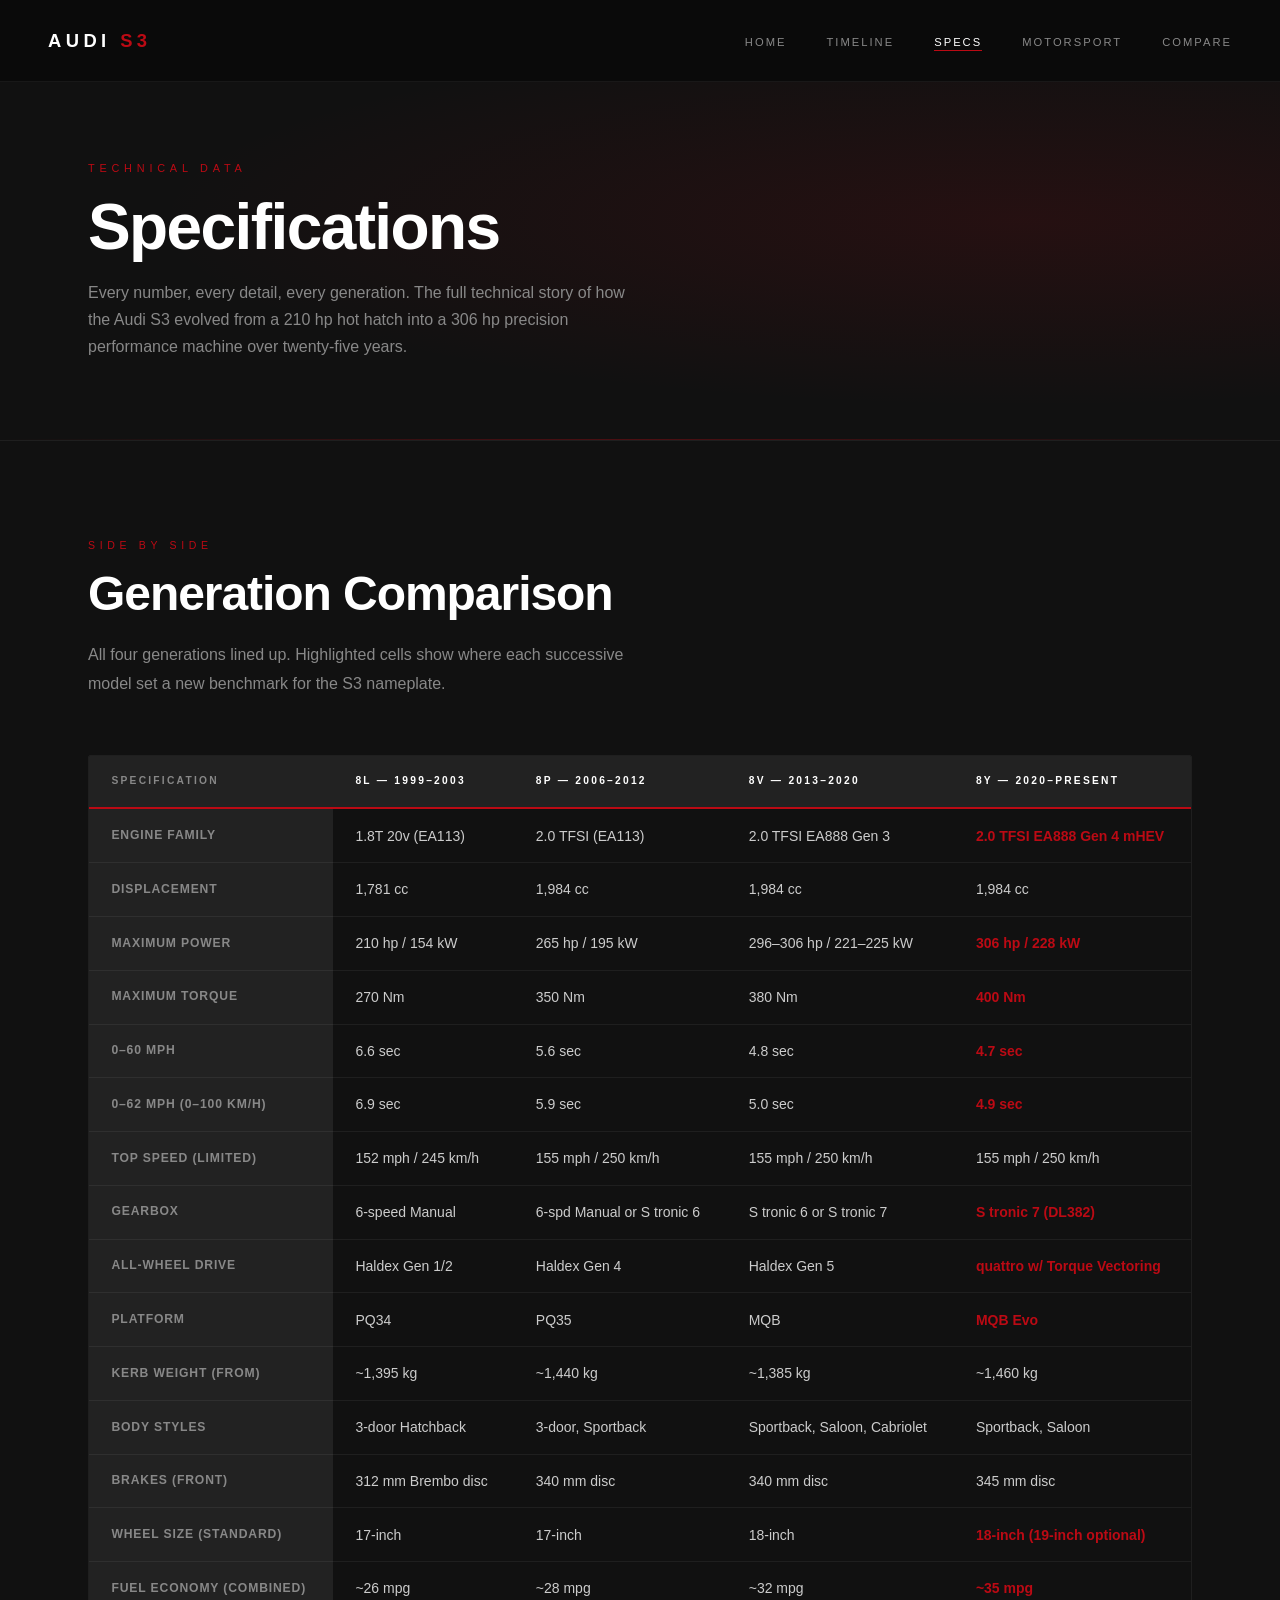
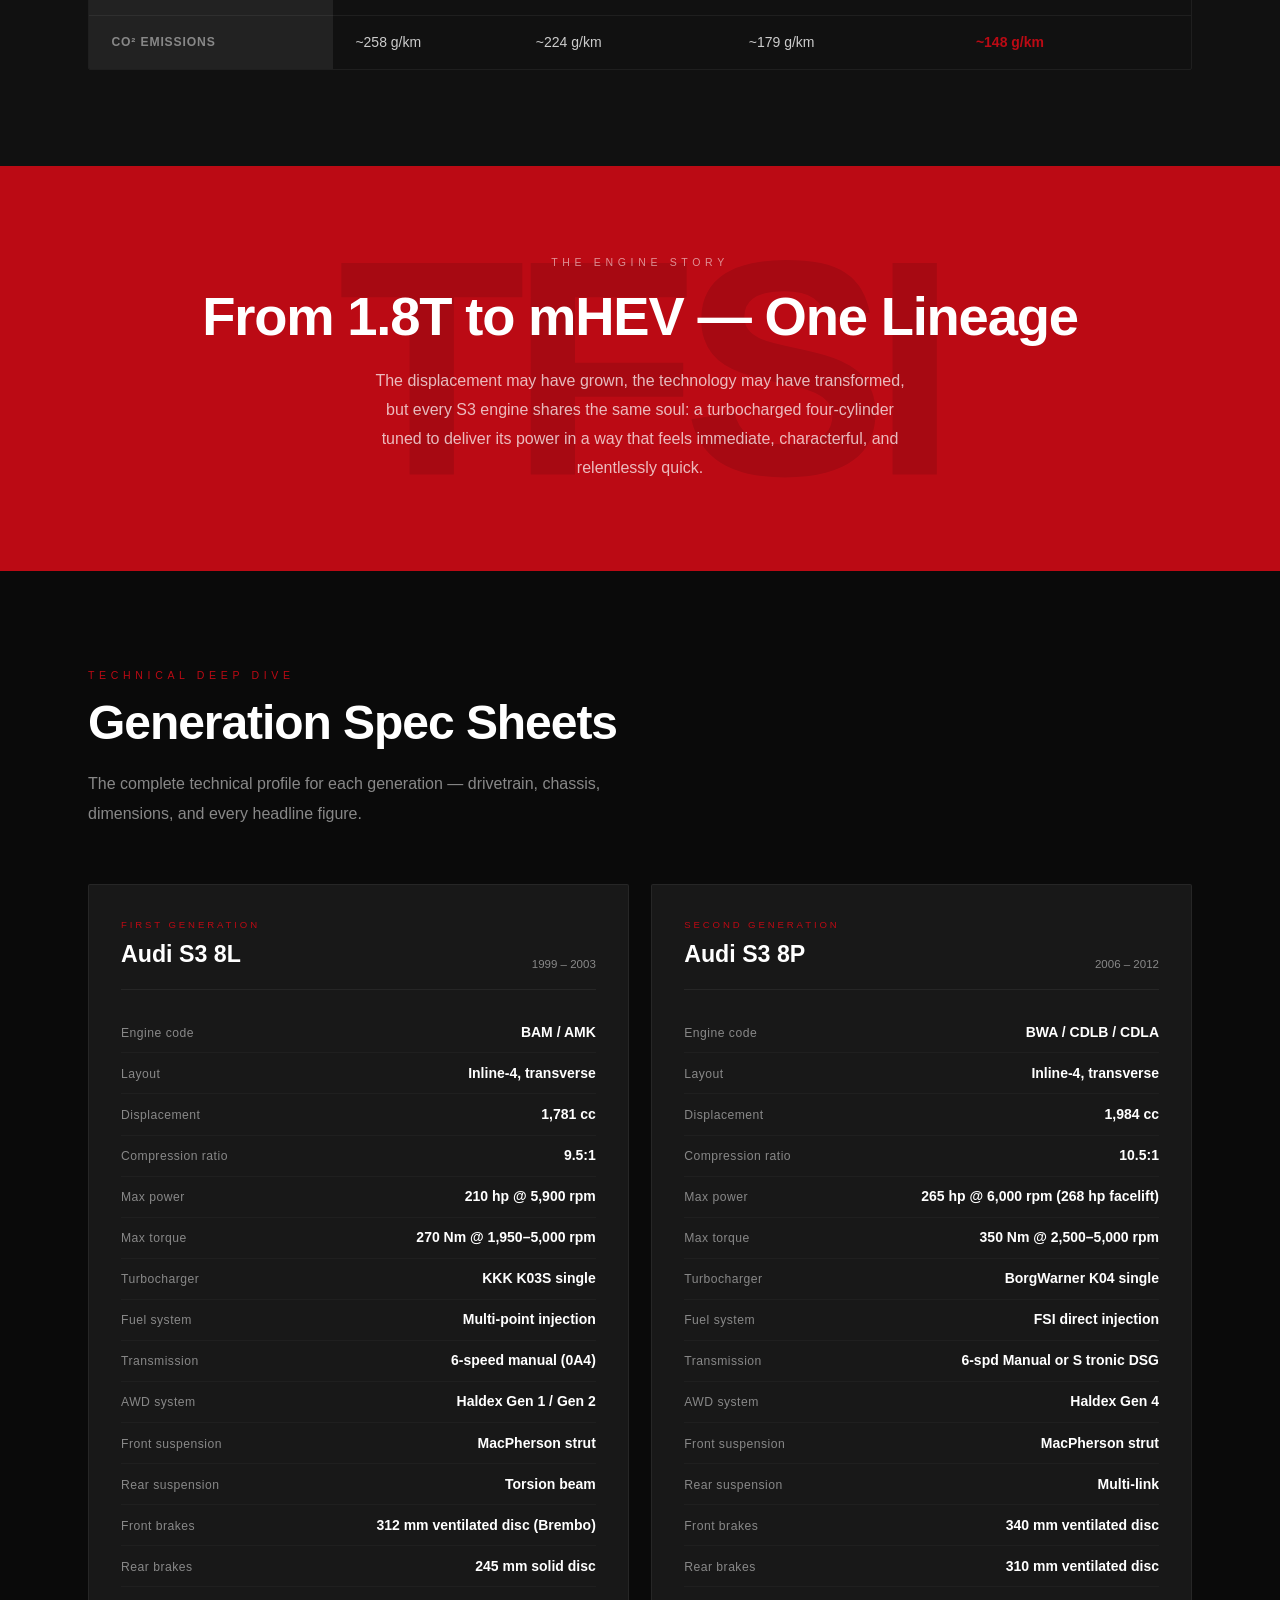
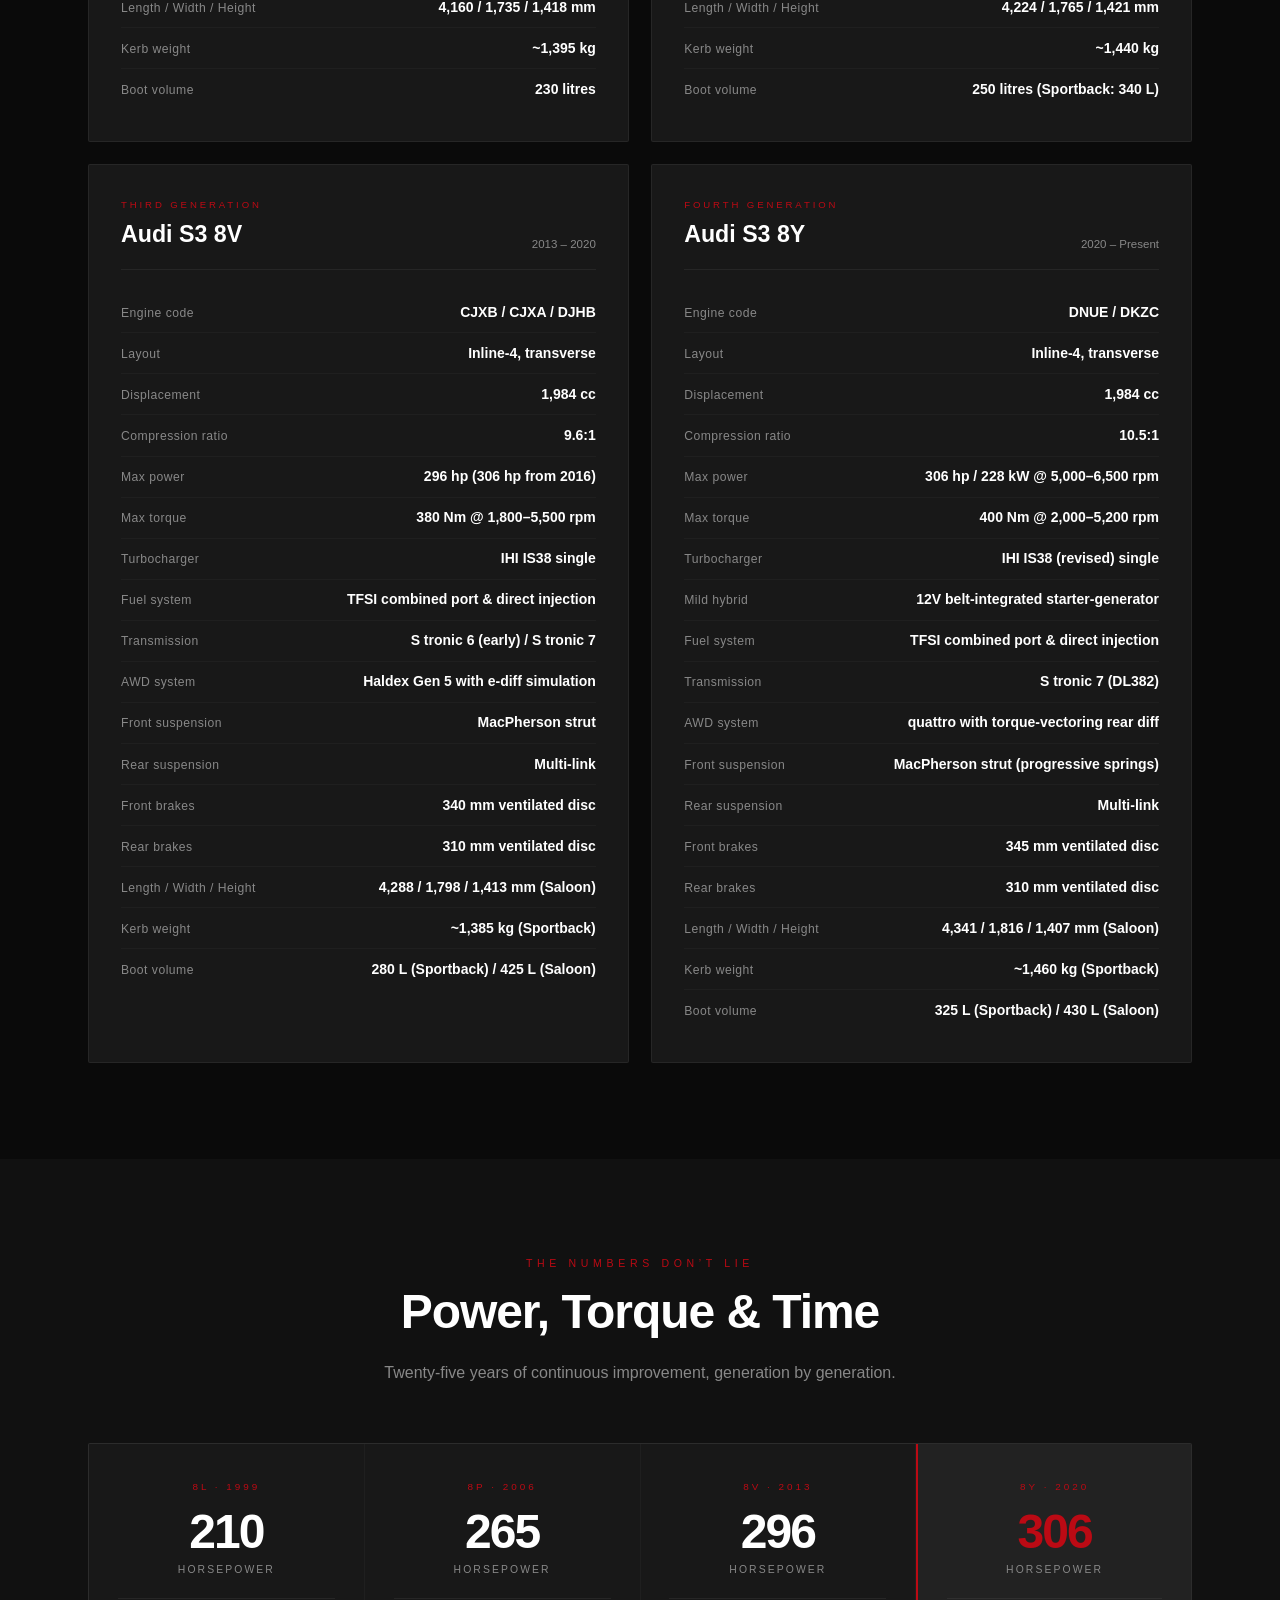
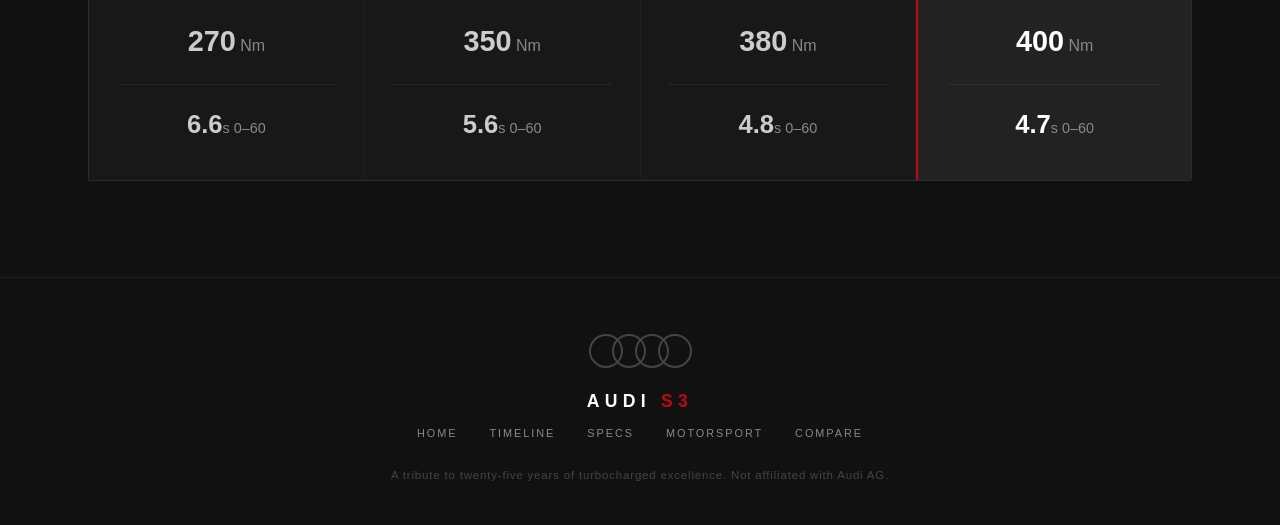
<file: specs.html>
<!DOCTYPE html>
<html lang="en">
<head>
  <meta charset="UTF-8" />
  <meta name="viewport" content="width=device-width, initial-scale=1.0" />
  <title>Specifications — Audi S3 History</title>
  <meta name="description" content="Complete Audi S3 specifications across all four generations — 8L, 8P, 8V, and 8Y — compared side by side with full technical deep-dives." />
  <link rel="stylesheet" href="style.css" />
</head>
<body>

  <div class="scroll-bar"></div>

  <nav class="nav" id="nav">
    <a href="index.html" class="nav-logo">Audi <span>S3</span></a>
    <ul class="nav-links">
      <li><a href="index.html">Home</a></li>
      <li><a href="timeline.html">Timeline</a></li>
      <li><a href="specs.html">Specs</a></li>
      <li><a href="motorsport.html">Motorsport</a></li>
      <li><a href="compare.html">Compare</a></li>
    </ul>
    <button class="nav-burger" id="burger" aria-label="Open navigation menu">
      <span></span><span></span><span></span>
    </button>
  </nav>

  <div class="mobile-nav" id="mobileNav" role="dialog" aria-label="Navigation menu">
    <a href="index.html">Home</a>
    <a href="timeline.html">Timeline</a>
    <a href="specs.html">Specs</a>
    <a href="motorsport.html">Motorsport</a>
    <a href="compare.html">Compare</a>
  </div>

  <main>

    <!-- ══════════════════════════════════════════
         PAGE HERO
    ══════════════════════════════════════════ -->
    <header class="page-hero">
      <div class="page-hero-bg"></div>
      <div class="page-hero-content">
        <p class="page-hero-eyebrow">Technical Data</p>
        <h1 class="page-hero-title">Specifications</h1>
        <p class="page-hero-sub">
          Every number, every detail, every generation. The full technical story of
          how the Audi S3 evolved from a 210 hp hot hatch into a 306 hp precision
          performance machine over twenty-five years.
        </p>
      </div>
    </header>


    <!-- ══════════════════════════════════════════
         COMPARISON TABLE
    ══════════════════════════════════════════ -->
    <section class="section section--dark">
      <div class="container">
        <div class="section-header">
          <p class="section-label">Side by Side</p>
          <h2 class="section-title">Generation Comparison</h2>
          <p class="section-desc">
            All four generations lined up. Highlighted cells show where each successive
            model set a new benchmark for the S3 nameplate.
          </p>
        </div>

        <div class="table-wrap">
          <table class="spec-table">
            <thead>
              <tr>
                <th>Specification</th>
                <th>8L &mdash; 1999&ndash;2003</th>
                <th>8P &mdash; 2006&ndash;2012</th>
                <th>8V &mdash; 2013&ndash;2020</th>
                <th>8Y &mdash; 2020&ndash;Present</th>
              </tr>
            </thead>
            <tbody>
              <tr>
                <td>Engine Family</td>
                <td>1.8T 20v (EA113)</td>
                <td>2.0 TFSI (EA113)</td>
                <td>2.0 TFSI EA888 Gen 3</td>
                <td class="cell-hi">2.0 TFSI EA888 Gen 4 mHEV</td>
              </tr>
              <tr>
                <td>Displacement</td>
                <td>1,781 cc</td>
                <td>1,984 cc</td>
                <td>1,984 cc</td>
                <td>1,984 cc</td>
              </tr>
              <tr>
                <td>Maximum Power</td>
                <td>210 hp / 154 kW</td>
                <td>265 hp / 195 kW</td>
                <td>296&ndash;306 hp / 221&ndash;225 kW</td>
                <td class="cell-hi">306 hp / 228 kW</td>
              </tr>
              <tr>
                <td>Maximum Torque</td>
                <td>270 Nm</td>
                <td>350 Nm</td>
                <td>380 Nm</td>
                <td class="cell-hi">400 Nm</td>
              </tr>
              <tr>
                <td>0&ndash;60 mph</td>
                <td>6.6 sec</td>
                <td>5.6 sec</td>
                <td>4.8 sec</td>
                <td class="cell-hi">4.7 sec</td>
              </tr>
              <tr>
                <td>0&ndash;62 mph (0&ndash;100 km/h)</td>
                <td>6.9 sec</td>
                <td>5.9 sec</td>
                <td>5.0 sec</td>
                <td class="cell-hi">4.9 sec</td>
              </tr>
              <tr>
                <td>Top Speed (limited)</td>
                <td>152 mph / 245 km/h</td>
                <td>155 mph / 250 km/h</td>
                <td>155 mph / 250 km/h</td>
                <td>155 mph / 250 km/h</td>
              </tr>
              <tr>
                <td>Gearbox</td>
                <td>6-speed Manual</td>
                <td>6-spd Manual or S tronic 6</td>
                <td>S tronic 6 or S tronic 7</td>
                <td class="cell-hi">S tronic 7 (DL382)</td>
              </tr>
              <tr>
                <td>All-Wheel Drive</td>
                <td>Haldex Gen 1/2</td>
                <td>Haldex Gen 4</td>
                <td>Haldex Gen 5</td>
                <td class="cell-hi">quattro w/ Torque Vectoring</td>
              </tr>
              <tr>
                <td>Platform</td>
                <td>PQ34</td>
                <td>PQ35</td>
                <td>MQB</td>
                <td class="cell-hi">MQB Evo</td>
              </tr>
              <tr>
                <td>Kerb Weight (from)</td>
                <td>~1,395 kg</td>
                <td>~1,440 kg</td>
                <td>~1,385 kg</td>
                <td>~1,460 kg</td>
              </tr>
              <tr>
                <td>Body Styles</td>
                <td>3-door Hatchback</td>
                <td>3-door, Sportback</td>
                <td>Sportback, Saloon, Cabriolet</td>
                <td>Sportback, Saloon</td>
              </tr>
              <tr>
                <td>Brakes (front)</td>
                <td>312 mm Brembo disc</td>
                <td>340 mm disc</td>
                <td>340 mm disc</td>
                <td>345 mm disc</td>
              </tr>
              <tr>
                <td>Wheel Size (standard)</td>
                <td>17-inch</td>
                <td>17-inch</td>
                <td>18-inch</td>
                <td class="cell-hi">18-inch (19-inch optional)</td>
              </tr>
              <tr>
                <td>Fuel Economy (combined)</td>
                <td>~26 mpg</td>
                <td>~28 mpg</td>
                <td>~32 mpg</td>
                <td class="cell-hi">~35 mpg</td>
              </tr>
              <tr>
                <td>CO&sup2; Emissions</td>
                <td>~258 g/km</td>
                <td>~224 g/km</td>
                <td>~179 g/km</td>
                <td class="cell-hi">~148 g/km</td>
              </tr>
            </tbody>
          </table>
        </div>
      </div>
    </section>


    <!-- ══════════════════════════════════════════
         RED BANNER
    ══════════════════════════════════════════ -->
    <div class="banner-red" data-word="TFSI">
      <div class="container banner-inner">
        <p class="banner-eyebrow">The Engine Story</p>
        <h2 class="banner-title">From 1.8T to mHEV &mdash; One Lineage</h2>
        <p class="banner-text">
          The displacement may have grown, the technology may have transformed, but every
          S3 engine shares the same soul: a turbocharged four-cylinder tuned to deliver
          its power in a way that feels immediate, characterful, and relentlessly quick.
        </p>
      </div>
    </div>


    <!-- ══════════════════════════════════════════
         DEEP-DIVE CARDS
    ══════════════════════════════════════════ -->
    <section class="section">
      <div class="container">
        <div class="section-header">
          <p class="section-label">Technical Deep Dive</p>
          <h2 class="section-title">Generation Spec Sheets</h2>
          <p class="section-desc">
            The complete technical profile for each generation &mdash; drivetrain,
            chassis, dimensions, and every headline figure.
          </p>
        </div>

        <div class="spec-deep-grid">

          <!-- 8L Deep Dive -->
          <div class="spec-deep-card">
            <div class="spec-deep-head">
              <div>
                <p class="spec-deep-gen">First Generation</p>
                <p class="spec-deep-name">Audi S3 8L</p>
              </div>
              <p class="spec-deep-years">1999 &ndash; 2003</p>
            </div>
            <div class="spec-rows">
              <div class="spec-row">
                <span class="spec-row-key">Engine code</span>
                <span class="spec-row-val">BAM / AMK</span>
              </div>
              <div class="spec-row">
                <span class="spec-row-key">Layout</span>
                <span class="spec-row-val">Inline-4, transverse</span>
              </div>
              <div class="spec-row">
                <span class="spec-row-key">Displacement</span>
                <span class="spec-row-val">1,781 cc</span>
              </div>
              <div class="spec-row">
                <span class="spec-row-key">Compression ratio</span>
                <span class="spec-row-val">9.5:1</span>
              </div>
              <div class="spec-row">
                <span class="spec-row-key">Max power</span>
                <span class="spec-row-val">210 hp @ 5,900 rpm</span>
              </div>
              <div class="spec-row">
                <span class="spec-row-key">Max torque</span>
                <span class="spec-row-val">270 Nm @ 1,950&ndash;5,000 rpm</span>
              </div>
              <div class="spec-row">
                <span class="spec-row-key">Turbocharger</span>
                <span class="spec-row-val">KKK K03S single</span>
              </div>
              <div class="spec-row">
                <span class="spec-row-key">Fuel system</span>
                <span class="spec-row-val">Multi-point injection</span>
              </div>
              <div class="spec-row">
                <span class="spec-row-key">Transmission</span>
                <span class="spec-row-val">6-speed manual (0A4)</span>
              </div>
              <div class="spec-row">
                <span class="spec-row-key">AWD system</span>
                <span class="spec-row-val">Haldex Gen 1 / Gen 2</span>
              </div>
              <div class="spec-row">
                <span class="spec-row-key">Front suspension</span>
                <span class="spec-row-val">MacPherson strut</span>
              </div>
              <div class="spec-row">
                <span class="spec-row-key">Rear suspension</span>
                <span class="spec-row-val">Torsion beam</span>
              </div>
              <div class="spec-row">
                <span class="spec-row-key">Front brakes</span>
                <span class="spec-row-val">312 mm ventilated disc (Brembo)</span>
              </div>
              <div class="spec-row">
                <span class="spec-row-key">Rear brakes</span>
                <span class="spec-row-val">245 mm solid disc</span>
              </div>
              <div class="spec-row">
                <span class="spec-row-key">Length / Width / Height</span>
                <span class="spec-row-val">4,160 / 1,735 / 1,418 mm</span>
              </div>
              <div class="spec-row">
                <span class="spec-row-key">Kerb weight</span>
                <span class="spec-row-val">~1,395 kg</span>
              </div>
              <div class="spec-row">
                <span class="spec-row-key">Boot volume</span>
                <span class="spec-row-val">230 litres</span>
              </div>
            </div>
          </div>

          <!-- 8P Deep Dive -->
          <div class="spec-deep-card">
            <div class="spec-deep-head">
              <div>
                <p class="spec-deep-gen">Second Generation</p>
                <p class="spec-deep-name">Audi S3 8P</p>
              </div>
              <p class="spec-deep-years">2006 &ndash; 2012</p>
            </div>
            <div class="spec-rows">
              <div class="spec-row">
                <span class="spec-row-key">Engine code</span>
                <span class="spec-row-val">BWA / CDLB / CDLA</span>
              </div>
              <div class="spec-row">
                <span class="spec-row-key">Layout</span>
                <span class="spec-row-val">Inline-4, transverse</span>
              </div>
              <div class="spec-row">
                <span class="spec-row-key">Displacement</span>
                <span class="spec-row-val">1,984 cc</span>
              </div>
              <div class="spec-row">
                <span class="spec-row-key">Compression ratio</span>
                <span class="spec-row-val">10.5:1</span>
              </div>
              <div class="spec-row">
                <span class="spec-row-key">Max power</span>
                <span class="spec-row-val">265 hp @ 6,000 rpm (268 hp facelift)</span>
              </div>
              <div class="spec-row">
                <span class="spec-row-key">Max torque</span>
                <span class="spec-row-val">350 Nm @ 2,500&ndash;5,000 rpm</span>
              </div>
              <div class="spec-row">
                <span class="spec-row-key">Turbocharger</span>
                <span class="spec-row-val">BorgWarner K04 single</span>
              </div>
              <div class="spec-row">
                <span class="spec-row-key">Fuel system</span>
                <span class="spec-row-val">FSI direct injection</span>
              </div>
              <div class="spec-row">
                <span class="spec-row-key">Transmission</span>
                <span class="spec-row-val">6-spd Manual or S tronic DSG</span>
              </div>
              <div class="spec-row">
                <span class="spec-row-key">AWD system</span>
                <span class="spec-row-val">Haldex Gen 4</span>
              </div>
              <div class="spec-row">
                <span class="spec-row-key">Front suspension</span>
                <span class="spec-row-val">MacPherson strut</span>
              </div>
              <div class="spec-row">
                <span class="spec-row-key">Rear suspension</span>
                <span class="spec-row-val">Multi-link</span>
              </div>
              <div class="spec-row">
                <span class="spec-row-key">Front brakes</span>
                <span class="spec-row-val">340 mm ventilated disc</span>
              </div>
              <div class="spec-row">
                <span class="spec-row-key">Rear brakes</span>
                <span class="spec-row-val">310 mm ventilated disc</span>
              </div>
              <div class="spec-row">
                <span class="spec-row-key">Length / Width / Height</span>
                <span class="spec-row-val">4,224 / 1,765 / 1,421 mm</span>
              </div>
              <div class="spec-row">
                <span class="spec-row-key">Kerb weight</span>
                <span class="spec-row-val">~1,440 kg</span>
              </div>
              <div class="spec-row">
                <span class="spec-row-key">Boot volume</span>
                <span class="spec-row-val">250 litres (Sportback: 340 L)</span>
              </div>
            </div>
          </div>

          <!-- 8V Deep Dive -->
          <div class="spec-deep-card">
            <div class="spec-deep-head">
              <div>
                <p class="spec-deep-gen">Third Generation</p>
                <p class="spec-deep-name">Audi S3 8V</p>
              </div>
              <p class="spec-deep-years">2013 &ndash; 2020</p>
            </div>
            <div class="spec-rows">
              <div class="spec-row">
                <span class="spec-row-key">Engine code</span>
                <span class="spec-row-val">CJXB / CJXA / DJHB</span>
              </div>
              <div class="spec-row">
                <span class="spec-row-key">Layout</span>
                <span class="spec-row-val">Inline-4, transverse</span>
              </div>
              <div class="spec-row">
                <span class="spec-row-key">Displacement</span>
                <span class="spec-row-val">1,984 cc</span>
              </div>
              <div class="spec-row">
                <span class="spec-row-key">Compression ratio</span>
                <span class="spec-row-val">9.6:1</span>
              </div>
              <div class="spec-row">
                <span class="spec-row-key">Max power</span>
                <span class="spec-row-val">296 hp (306 hp from 2016)</span>
              </div>
              <div class="spec-row">
                <span class="spec-row-key">Max torque</span>
                <span class="spec-row-val">380 Nm @ 1,800&ndash;5,500 rpm</span>
              </div>
              <div class="spec-row">
                <span class="spec-row-key">Turbocharger</span>
                <span class="spec-row-val">IHI IS38 single</span>
              </div>
              <div class="spec-row">
                <span class="spec-row-key">Fuel system</span>
                <span class="spec-row-val">TFSI combined port &amp; direct injection</span>
              </div>
              <div class="spec-row">
                <span class="spec-row-key">Transmission</span>
                <span class="spec-row-val">S tronic 6 (early) / S tronic 7</span>
              </div>
              <div class="spec-row">
                <span class="spec-row-key">AWD system</span>
                <span class="spec-row-val">Haldex Gen 5 with e-diff simulation</span>
              </div>
              <div class="spec-row">
                <span class="spec-row-key">Front suspension</span>
                <span class="spec-row-val">MacPherson strut</span>
              </div>
              <div class="spec-row">
                <span class="spec-row-key">Rear suspension</span>
                <span class="spec-row-val">Multi-link</span>
              </div>
              <div class="spec-row">
                <span class="spec-row-key">Front brakes</span>
                <span class="spec-row-val">340 mm ventilated disc</span>
              </div>
              <div class="spec-row">
                <span class="spec-row-key">Rear brakes</span>
                <span class="spec-row-val">310 mm ventilated disc</span>
              </div>
              <div class="spec-row">
                <span class="spec-row-key">Length / Width / Height</span>
                <span class="spec-row-val">4,288 / 1,798 / 1,413 mm (Saloon)</span>
              </div>
              <div class="spec-row">
                <span class="spec-row-key">Kerb weight</span>
                <span class="spec-row-val">~1,385 kg (Sportback)</span>
              </div>
              <div class="spec-row">
                <span class="spec-row-key">Boot volume</span>
                <span class="spec-row-val">280 L (Sportback) / 425 L (Saloon)</span>
              </div>
            </div>
          </div>

          <!-- 8Y Deep Dive -->
          <div class="spec-deep-card">
            <div class="spec-deep-head">
              <div>
                <p class="spec-deep-gen">Fourth Generation</p>
                <p class="spec-deep-name">Audi S3 8Y</p>
              </div>
              <p class="spec-deep-years">2020 &ndash; Present</p>
            </div>
            <div class="spec-rows">
              <div class="spec-row">
                <span class="spec-row-key">Engine code</span>
                <span class="spec-row-val">DNUE / DKZC</span>
              </div>
              <div class="spec-row">
                <span class="spec-row-key">Layout</span>
                <span class="spec-row-val">Inline-4, transverse</span>
              </div>
              <div class="spec-row">
                <span class="spec-row-key">Displacement</span>
                <span class="spec-row-val">1,984 cc</span>
              </div>
              <div class="spec-row">
                <span class="spec-row-key">Compression ratio</span>
                <span class="spec-row-val">10.5:1</span>
              </div>
              <div class="spec-row">
                <span class="spec-row-key">Max power</span>
                <span class="spec-row-val">306 hp / 228 kW @ 5,000&ndash;6,500 rpm</span>
              </div>
              <div class="spec-row">
                <span class="spec-row-key">Max torque</span>
                <span class="spec-row-val">400 Nm @ 2,000&ndash;5,200 rpm</span>
              </div>
              <div class="spec-row">
                <span class="spec-row-key">Turbocharger</span>
                <span class="spec-row-val">IHI IS38 (revised) single</span>
              </div>
              <div class="spec-row">
                <span class="spec-row-key">Mild hybrid</span>
                <span class="spec-row-val">12V belt-integrated starter-generator</span>
              </div>
              <div class="spec-row">
                <span class="spec-row-key">Fuel system</span>
                <span class="spec-row-val">TFSI combined port &amp; direct injection</span>
              </div>
              <div class="spec-row">
                <span class="spec-row-key">Transmission</span>
                <span class="spec-row-val">S tronic 7 (DL382)</span>
              </div>
              <div class="spec-row">
                <span class="spec-row-key">AWD system</span>
                <span class="spec-row-val">quattro with torque-vectoring rear diff</span>
              </div>
              <div class="spec-row">
                <span class="spec-row-key">Front suspension</span>
                <span class="spec-row-val">MacPherson strut (progressive springs)</span>
              </div>
              <div class="spec-row">
                <span class="spec-row-key">Rear suspension</span>
                <span class="spec-row-val">Multi-link</span>
              </div>
              <div class="spec-row">
                <span class="spec-row-key">Front brakes</span>
                <span class="spec-row-val">345 mm ventilated disc</span>
              </div>
              <div class="spec-row">
                <span class="spec-row-key">Rear brakes</span>
                <span class="spec-row-val">310 mm ventilated disc</span>
              </div>
              <div class="spec-row">
                <span class="spec-row-key">Length / Width / Height</span>
                <span class="spec-row-val">4,341 / 1,816 / 1,407 mm (Saloon)</span>
              </div>
              <div class="spec-row">
                <span class="spec-row-key">Kerb weight</span>
                <span class="spec-row-val">~1,460 kg (Sportback)</span>
              </div>
              <div class="spec-row">
                <span class="spec-row-key">Boot volume</span>
                <span class="spec-row-val">325 L (Sportback) / 430 L (Saloon)</span>
              </div>
            </div>
          </div>

        </div><!-- /.spec-deep-grid -->
      </div>
    </section>


    <!-- ══════════════════════════════════════════
         POWER PROGRESSION CALLOUT
    ══════════════════════════════════════════ -->
    <section class="section section--dark">
      <div class="container">
        <div class="section-header section-header--center">
          <p class="section-label">The Numbers Don&rsquo;t Lie</p>
          <h2 class="section-title">Power, Torque &amp; Time</h2>
          <p class="section-desc">Twenty-five years of continuous improvement, generation by generation.</p>
        </div>

        <div style="display:grid; grid-template-columns:repeat(4,1fr); gap:1px; background:var(--border); border:1px solid var(--border); border-radius:2px; overflow:hidden;">
          <div style="background:var(--dark-2); padding:2.2rem 1.8rem; text-align:center;">
            <p style="font-size:0.62rem;letter-spacing:0.3em;text-transform:uppercase;color:var(--red);margin-bottom:0.8rem;">8L &middot; 1999</p>
            <p style="font-size:3rem;font-weight:900;line-height:1;color:var(--white);letter-spacing:-0.04em;">210</p>
            <p style="font-size:0.65rem;letter-spacing:0.2em;text-transform:uppercase;color:var(--grey);margin-top:0.4rem;">horsepower</p>
            <div style="height:1px;background:var(--border);margin:1.2rem 0;"></div>
            <p style="font-size:1.8rem;font-weight:700;color:var(--grey-lt);">270<span style="font-size:1rem;font-weight:400;color:var(--grey);"> Nm</span></p>
            <div style="height:1px;background:var(--border);margin:1.2rem 0;"></div>
            <p style="font-size:1.6rem;font-weight:700;color:var(--grey-lt);">6.6<span style="font-size:0.9rem;font-weight:400;color:var(--grey);">s 0&ndash;60</span></p>
          </div>
          <div style="background:var(--dark-2); padding:2.2rem 1.8rem; text-align:center;">
            <p style="font-size:0.62rem;letter-spacing:0.3em;text-transform:uppercase;color:var(--red);margin-bottom:0.8rem;">8P &middot; 2006</p>
            <p style="font-size:3rem;font-weight:900;line-height:1;color:var(--white);letter-spacing:-0.04em;">265</p>
            <p style="font-size:0.65rem;letter-spacing:0.2em;text-transform:uppercase;color:var(--grey);margin-top:0.4rem;">horsepower</p>
            <div style="height:1px;background:var(--border);margin:1.2rem 0;"></div>
            <p style="font-size:1.8rem;font-weight:700;color:var(--grey-lt);">350<span style="font-size:1rem;font-weight:400;color:var(--grey);"> Nm</span></p>
            <div style="height:1px;background:var(--border);margin:1.2rem 0;"></div>
            <p style="font-size:1.6rem;font-weight:700;color:var(--grey-lt);">5.6<span style="font-size:0.9rem;font-weight:400;color:var(--grey);">s 0&ndash;60</span></p>
          </div>
          <div style="background:var(--dark-2); padding:2.2rem 1.8rem; text-align:center;">
            <p style="font-size:0.62rem;letter-spacing:0.3em;text-transform:uppercase;color:var(--red);margin-bottom:0.8rem;">8V &middot; 2013</p>
            <p style="font-size:3rem;font-weight:900;line-height:1;color:var(--white);letter-spacing:-0.04em;">296</p>
            <p style="font-size:0.65rem;letter-spacing:0.2em;text-transform:uppercase;color:var(--grey);margin-top:0.4rem;">horsepower</p>
            <div style="height:1px;background:var(--border);margin:1.2rem 0;"></div>
            <p style="font-size:1.8rem;font-weight:700;color:var(--grey-lt);">380<span style="font-size:1rem;font-weight:400;color:var(--grey);"> Nm</span></p>
            <div style="height:1px;background:var(--border);margin:1.2rem 0;"></div>
            <p style="font-size:1.6rem;font-weight:700;color:var(--grey-lt);">4.8<span style="font-size:0.9rem;font-weight:400;color:var(--grey);">s 0&ndash;60</span></p>
          </div>
          <div style="background:var(--dark-3); padding:2.2rem 1.8rem; text-align:center; border-left:2px solid var(--red);">
            <p style="font-size:0.62rem;letter-spacing:0.3em;text-transform:uppercase;color:var(--red);margin-bottom:0.8rem;">8Y &middot; 2020</p>
            <p style="font-size:3rem;font-weight:900;line-height:1;color:var(--red);letter-spacing:-0.04em;">306</p>
            <p style="font-size:0.65rem;letter-spacing:0.2em;text-transform:uppercase;color:var(--grey);margin-top:0.4rem;">horsepower</p>
            <div style="height:1px;background:var(--border);margin:1.2rem 0;"></div>
            <p style="font-size:1.8rem;font-weight:700;color:var(--white);">400<span style="font-size:1rem;font-weight:400;color:var(--grey);"> Nm</span></p>
            <div style="height:1px;background:var(--border);margin:1.2rem 0;"></div>
            <p style="font-size:1.6rem;font-weight:700;color:var(--white);">4.7<span style="font-size:0.9rem;font-weight:400;color:var(--grey);">s 0&ndash;60</span></p>
          </div>
        </div>
      </div>
    </section>

  </main>


  <footer>
    <div class="container">
      <div class="rings" aria-label="Audi four-ring logo">
        <div class="ring"></div>
        <div class="ring"></div>
        <div class="ring"></div>
        <div class="ring"></div>
      </div>
      <p class="footer-logo">Audi <span>S3</span></p>
      <nav class="footer-nav" aria-label="Footer navigation">
        <a href="index.html">Home</a>
        <a href="timeline.html">Timeline</a>
        <a href="specs.html">Specs</a>
        <a href="motorsport.html">Motorsport</a>
        <a href="compare.html">Compare</a>
      </nav>
      <p class="footer-copy">A tribute to twenty-five years of turbocharged excellence. Not affiliated with Audi AG.</p>
    </div>
  </footer>

  <script src="script.js"></script>
</body>
</html>
</file>
<file: style.css>
/* ============================================================
   AUDI S3 HISTORY — SHARED STYLESHEET
   ============================================================ */

/* Reset & Base
   ---------------------------------------------------------- */
*, *::before, *::after { margin: 0; padding: 0; box-sizing: border-box; }

:root {
  --black:      #0a0a0a;
  --dark-1:     #111111;
  --dark-2:     #181818;
  --dark-3:     #222222;
  --dark-4:     #2c2c2c;
  --white:      #ffffff;
  --off-white:  #e8e8e8;
  --grey-lt:    #cccccc;
  --grey:       #888888;
  --grey-dk:    #444444;
  --red:        #bb0a14;
  --red-hi:     #d4131f;
  --red-lo:     rgba(187,10,20,0.12);
  --red-border: rgba(187,10,20,0.35);
  --border:     rgba(255,255,255,0.06);
  --ease:       0.3s ease;
}

html { scroll-behavior: smooth; }

body {
  background: var(--black);
  color: var(--white);
  font-family: 'Helvetica Neue', Helvetica, Arial, sans-serif;
  line-height: 1.6;
  overflow-x: hidden;
  -webkit-font-smoothing: antialiased;
}

a    { color: inherit; text-decoration: none; }
ul   { list-style: none; }
img  { display: block; max-width: 100%; }
button { cursor: pointer; border: none; background: none; font-family: inherit; }

/* Scroll Progress Bar
   ---------------------------------------------------------- */
.scroll-bar {
  position: fixed;
  top: 0; left: 0;
  height: 2px;
  width: 0%;
  background: var(--red);
  z-index: 9999;
  transition: width 0.08s linear;
  pointer-events: none;
}

/* Navigation
   ---------------------------------------------------------- */
.nav {
  position: fixed;
  top: 0; left: 0; right: 0;
  z-index: 1000;
  display: flex;
  align-items: center;
  justify-content: space-between;
  padding: 1.6rem 3rem;
  background: rgba(10,10,10,0.88);
  backdrop-filter: blur(14px);
  -webkit-backdrop-filter: blur(14px);
  border-bottom: 1px solid var(--border);
  transition: padding var(--ease), background var(--ease);
}

.nav.scrolled {
  padding: 1rem 3rem;
  background: rgba(10,10,10,0.97);
}

.nav-logo {
  font-size: 1.15rem;
  font-weight: 700;
  letter-spacing: 0.24em;
  text-transform: uppercase;
}
.nav-logo span { color: var(--red); }

.nav-links {
  display: flex;
  align-items: center;
  gap: 2.5rem;
}

.nav-links a {
  font-size: 0.7rem;
  font-weight: 500;
  letter-spacing: 0.18em;
  text-transform: uppercase;
  color: var(--grey);
  position: relative;
  padding-bottom: 3px;
  transition: color var(--ease);
}
.nav-links a::after {
  content: '';
  position: absolute;
  bottom: 0; left: 0;
  width: 0; height: 1px;
  background: var(--red);
  transition: width var(--ease);
}
.nav-links a:hover,
.nav-links a.active { color: var(--white); }
.nav-links a:hover::after,
.nav-links a.active::after { width: 100%; }

/* Hamburger
   ---------------------------------------------------------- */
.nav-burger {
  display: none;
  flex-direction: column;
  gap: 5px;
  padding: 6px;
}
.nav-burger span {
  display: block;
  width: 22px; height: 2px;
  background: var(--white);
  transition: transform var(--ease), opacity var(--ease);
}
.nav-burger.open span:nth-child(1) { transform: translateY(7px) rotate(45deg); }
.nav-burger.open span:nth-child(2) { opacity: 0; }
.nav-burger.open span:nth-child(3) { transform: translateY(-7px) rotate(-45deg); }

/* Mobile Nav
   ---------------------------------------------------------- */
.mobile-nav {
  display: none;
  position: fixed;
  inset: 0;
  z-index: 998;
  background: rgba(10,10,10,0.98);
  flex-direction: column;
  align-items: center;
  justify-content: center;
  gap: 2rem;
}
.mobile-nav.open { display: flex; }
.mobile-nav a {
  font-size: 1.5rem;
  font-weight: 700;
  letter-spacing: 0.22em;
  text-transform: uppercase;
  color: var(--grey-lt);
  transition: color var(--ease);
}
.mobile-nav a:hover,
.mobile-nav a.active { color: var(--red); }

/* Full-Viewport Hero (index only)
   ---------------------------------------------------------- */
.hero {
  min-height: 100svh;
  display: flex;
  flex-direction: column;
  justify-content: flex-end;
  position: relative;
  overflow: hidden;
  padding-bottom: 7rem;
}

.hero-bg {
  position: absolute; inset: 0;
  background:
    linear-gradient(to bottom, rgba(10,10,10,0.15) 0%, rgba(10,10,10,0.88) 100%),
    radial-gradient(ellipse at 12% 55%, rgba(187,10,20,0.14) 0%, transparent 52%),
    linear-gradient(135deg, #141414 0%, #0a0a0a 100%);
}

.hero-img-wrap {
  position: absolute; inset: 0;
  overflow: hidden;
}

.hero-img-placeholder {
  width: 100%; height: 100%;
  background: linear-gradient(135deg, #1c1c1c 0%, #0d0d0d 100%);
  display: flex;
  align-items: center;
  justify-content: center;
}
.hero-img-placeholder::before {
  content: 'S3';
  font-size: clamp(14rem, 36vw, 32rem);
  font-weight: 900;
  color: rgba(255,255,255,0.022);
  letter-spacing: -0.06em;
  line-height: 1;
  user-select: none;
  pointer-events: none;
}

.hero-content {
  position: relative;
  z-index: 2;
  max-width: 1200px;
  margin: 0 auto;
  padding: 0 3rem;
  width: 100%;
}

.hero-eyebrow {
  font-size: 0.7rem;
  letter-spacing: 0.44em;
  text-transform: uppercase;
  color: var(--red);
  margin-bottom: 1.2rem;
  opacity: 0;
  transform: translateY(14px);
  animation: fadeUp 0.65s ease 0.4s forwards;
}

.hero-title {
  font-size: clamp(2.8rem, 8vw, 7rem);
  font-weight: 700;
  letter-spacing: -0.03em;
  line-height: 1.04;
  margin-bottom: 1.4rem;
  opacity: 0;
  transform: translateY(14px);
  animation: fadeUp 0.65s ease 0.55s forwards;
}
.hero-title em {
  font-style: normal;
  color: var(--red);
}

.hero-sub {
  font-size: clamp(0.9rem, 1.8vw, 1.15rem);
  color: var(--grey);
  max-width: 500px;
  font-weight: 300;
  letter-spacing: 0.02em;
  margin-bottom: 2.8rem;
  opacity: 0;
  transform: translateY(14px);
  animation: fadeUp 0.65s ease 0.7s forwards;
}

.hero-stats {
  display: flex;
  gap: 3rem;
  opacity: 0;
  transform: translateY(14px);
  animation: fadeUp 0.65s ease 0.85s forwards;
}
.stat { display: flex; flex-direction: column; }
.stat-val {
  font-size: 2.4rem;
  font-weight: 700;
  color: var(--red);
  line-height: 1;
}
.stat-lbl {
  font-size: 0.62rem;
  letter-spacing: 0.22em;
  text-transform: uppercase;
  color: var(--grey);
  margin-top: 0.4rem;
}

.hero-scroll {
  position: absolute;
  bottom: 2.5rem;
  left: 50%;
  transform: translateX(-50%);
  display: flex;
  flex-direction: column;
  align-items: center;
  gap: 8px;
  font-size: 0.6rem;
  letter-spacing: 0.32em;
  text-transform: uppercase;
  color: var(--grey);
  z-index: 2;
  opacity: 0;
  animation: fadeIn 0.6s ease 1.4s forwards;
}
.hero-scroll-line {
  width: 1px; height: 38px;
  background: linear-gradient(to bottom, var(--red), transparent);
  animation: linePulse 2.2s ease-in-out 2s infinite;
}

/* Sub-Page Hero
   ---------------------------------------------------------- */
.page-hero {
  padding: 10rem 0 5rem;
  position: relative;
  overflow: hidden;
  background: var(--dark-1);
  border-bottom: 1px solid var(--border);
}
.page-hero::after {
  content: '';
  position: absolute;
  bottom: 0; left: 0; right: 0;
  height: 1px;
  background: linear-gradient(to right, transparent, var(--red-border), transparent);
}
.page-hero-bg {
  position: absolute; inset: 0;
  background: radial-gradient(ellipse at 80% 50%, var(--red-lo) 0%, transparent 60%);
}
.page-hero-content {
  position: relative;
  z-index: 1;
  max-width: 1200px;
  margin: 0 auto;
  padding: 0 3rem;
}
.page-hero-eyebrow {
  font-size: 0.68rem;
  letter-spacing: 0.44em;
  text-transform: uppercase;
  color: var(--red);
  margin-bottom: 1rem;
}
.page-hero-title {
  font-size: clamp(2.2rem, 5vw, 4.5rem);
  font-weight: 700;
  letter-spacing: -0.025em;
  line-height: 1.08;
  margin-bottom: 1rem;
}
.page-hero-sub {
  font-size: 1rem;
  color: var(--grey);
  max-width: 540px;
  font-weight: 300;
  line-height: 1.7;
}

/* Sections & Layout
   ---------------------------------------------------------- */
.section { padding: 6rem 0; }
.section--dark    { background: var(--dark-1); }
.section--darker  { background: var(--dark-2); }

.container {
  max-width: 1200px;
  margin: 0 auto;
  padding: 0 3rem;
}

.section-label {
  font-size: 0.66rem;
  letter-spacing: 0.44em;
  text-transform: uppercase;
  color: var(--red);
  margin-bottom: 0.8rem;
}
.section-title {
  font-size: clamp(1.8rem, 4vw, 3rem);
  font-weight: 700;
  letter-spacing: -0.022em;
  line-height: 1.12;
  margin-bottom: 1.2rem;
}
.section-desc {
  font-size: 1rem;
  color: var(--grey);
  max-width: 580px;
  line-height: 1.85;
  font-weight: 300;
}
.section-header { margin-bottom: 3.5rem; }
.section-header--center { text-align: center; }
.section-header--center .section-desc { margin: 0 auto; }

.divider {
  height: 1px;
  background: linear-gradient(to right, transparent, var(--red-border), transparent);
  margin: 4rem 0;
}

/* Image Placeholders
   ---------------------------------------------------------- */
.img-placeholder {
  width: 100%; height: 100%;
  background: linear-gradient(145deg, var(--dark-3) 0%, var(--dark-2) 100%);
  display: flex;
  flex-direction: column;
  align-items: center;
  justify-content: center;
  gap: 0.6rem;
  padding: 1.5rem;
  text-align: center;
}
.img-placeholder-gen {
  font-size: 4rem;
  font-weight: 900;
  color: rgba(187,10,20,0.16);
  letter-spacing: 0.06em;
  line-height: 1;
}
.img-placeholder-label {
  font-size: 0.65rem;
  letter-spacing: 0.14em;
  color: var(--dark-4);
  line-height: 1.5;
  max-width: 180px;
}

/* Generation Cards (timeline.html)
   ---------------------------------------------------------- */
.gen-cards { display: grid; gap: 3rem; }

.gen-card {
  display: grid;
  grid-template-columns: 1fr 1fr;
  background: var(--dark-2);
  border: 1px solid var(--border);
  border-radius: 2px;
  overflow: hidden;
  opacity: 0;
  transform: translateY(36px);
  transition: opacity 0.55s ease, transform 0.55s ease, border-color var(--ease);
}
.gen-card.visible { opacity: 1; transform: translateY(0); }
.gen-card:hover   { border-color: var(--red-border); }

.gen-card--flip .gen-card-img  { order: 2; }
.gen-card--flip .gen-card-body { order: 1; }

.gen-card-img {
  position: relative;
  height: 440px;
  overflow: hidden;
}
.gen-card-img::after {
  content: '';
  position: absolute; inset: 0;
  background: linear-gradient(to right, transparent 55%, var(--dark-2) 100%);
  pointer-events: none;
}
.gen-card--flip .gen-card-img::after {
  background: linear-gradient(to left, transparent 55%, var(--dark-2) 100%);
}

.gen-card-body {
  padding: 3rem;
  display: flex;
  flex-direction: column;
  justify-content: center;
}

.gen-badge {
  display: inline-block;
  padding: 0.22rem 0.65rem;
  background: var(--red);
  color: var(--white);
  font-size: 0.6rem;
  font-weight: 700;
  letter-spacing: 0.22em;
  text-transform: uppercase;
  margin-bottom: 1.4rem;
  width: fit-content;
  border-radius: 1px;
}
.gen-years {
  font-size: 0.68rem;
  letter-spacing: 0.18em;
  text-transform: uppercase;
  color: var(--grey);
  margin-bottom: 0.35rem;
}
.gen-name {
  font-size: 2.2rem;
  font-weight: 700;
  letter-spacing: -0.02em;
  line-height: 1.08;
  margin-bottom: 0.3rem;
}
.gen-tagline {
  font-size: 0.88rem;
  color: var(--grey);
  font-style: italic;
  margin-bottom: 1.8rem;
}

.specs-grid {
  display: grid;
  grid-template-columns: repeat(2, 1fr);
  gap: 0.7rem;
  margin-bottom: 1.8rem;
}
.spec-block {
  background: var(--dark-3);
  padding: 0.85rem 1rem;
  border-left: 2px solid var(--red);
  border-radius: 1px;
}
.spec-block-label {
  font-size: 0.58rem;
  letter-spacing: 0.22em;
  text-transform: uppercase;
  color: var(--grey);
  margin-bottom: 0.22rem;
}
.spec-block-val {
  font-size: 0.95rem;
  font-weight: 700;
  color: var(--white);
}

.feat-list { display: flex; flex-direction: column; gap: 0.42rem; }
.feat-list li {
  font-size: 0.83rem;
  color: var(--grey-lt);
  display: flex;
  align-items: flex-start;
  gap: 0.7rem;
  line-height: 1.5;
}
.feat-list li::before {
  content: '';
  flex-shrink: 0;
  width: 3px; height: 3px;
  border-radius: 50%;
  background: var(--red);
  margin-top: 0.52em;
}

/* Sticky Timeline Nav (timeline.html)
   ---------------------------------------------------------- */
.timeline-nav {
  position: sticky;
  top: 62px;
  z-index: 100;
  background: rgba(10,10,10,0.92);
  backdrop-filter: blur(14px);
  -webkit-backdrop-filter: blur(14px);
  border-bottom: 1px solid var(--border);
  padding: 1.1rem 0;
  margin-bottom: 3rem;
}
.timeline-nav-inner {
  max-width: 1200px;
  margin: 0 auto;
  padding: 0 3rem;
  display: flex;
  position: relative;
}
.timeline-nav-inner::before {
  content: '';
  position: absolute;
  top: 50%;
  left: 3rem; right: 3rem;
  height: 1px;
  background: var(--dark-4);
  transform: translateY(-50%);
}
.t-node {
  display: flex;
  flex-direction: column;
  align-items: center;
  flex: 1;
  cursor: pointer;
  position: relative;
  gap: 0.4rem;
}
.t-node-dot {
  width: 11px; height: 11px;
  border-radius: 50%;
  border: 2px solid var(--grey-dk);
  background: var(--dark-3);
  z-index: 1;
  transition: border-color var(--ease), background var(--ease), box-shadow var(--ease);
}
.t-node.active .t-node-dot,
.t-node:hover .t-node-dot {
  border-color: var(--red);
  background: var(--red);
  box-shadow: 0 0 14px rgba(187,10,20,0.45);
}
.t-node-label {
  font-size: 0.6rem;
  letter-spacing: 0.14em;
  text-transform: uppercase;
  color: var(--grey);
  white-space: nowrap;
  transition: color var(--ease);
}
.t-node.active .t-node-label,
.t-node:hover .t-node-label { color: var(--white); }

/* Overview Cards (index.html)
   ---------------------------------------------------------- */
.overview-grid {
  display: grid;
  grid-template-columns: repeat(4, 1fr);
  gap: 1.2rem;
}
.overview-card {
  background: var(--dark-2);
  border: 1px solid var(--border);
  border-radius: 2px;
  overflow: hidden;
  display: flex;
  flex-direction: column;
  opacity: 0;
  transform: translateY(28px);
  transition: opacity 0.5s ease, transform 0.5s ease, border-color var(--ease);
}
.overview-card.visible  { opacity: 1; transform: translateY(0); }
.overview-card:hover    { border-color: var(--red-border); transform: translateY(-4px) !important; }

.overview-card-img {
  height: 200px;
  overflow: hidden;
  position: relative;
}
.overview-card-body {
  padding: 1.4rem 1.5rem;
  flex: 1;
  display: flex;
  flex-direction: column;
}
.overview-card-gen {
  font-size: 0.6rem;
  letter-spacing: 0.28em;
  text-transform: uppercase;
  color: var(--red);
  margin-bottom: 0.25rem;
}
.overview-card-name {
  font-size: 1.25rem;
  font-weight: 700;
  margin-bottom: 0.2rem;
}
.overview-card-years {
  font-size: 0.72rem;
  color: var(--grey);
  margin-bottom: 0.75rem;
}
.overview-card-tagline {
  font-size: 0.8rem;
  color: var(--grey-lt);
  line-height: 1.65;
  flex: 1;
  margin-bottom: 1.1rem;
}
.btn-link {
  display: inline-flex;
  align-items: center;
  gap: 0.45rem;
  font-size: 0.65rem;
  letter-spacing: 0.24em;
  text-transform: uppercase;
  color: var(--red);
  font-weight: 600;
  transition: gap var(--ease), color var(--ease);
}
.btn-link::after { content: '→'; transition: transform var(--ease); }
.btn-link:hover  { color: var(--red-hi); gap: 0.75rem; }

/* Moment Cards (motorsport.html)
   ---------------------------------------------------------- */
.moments-grid {
  display: grid;
  grid-template-columns: repeat(3, 1fr);
  gap: 1.4rem;
}
.moment-card {
  background: var(--dark-2);
  border: 1px solid var(--border);
  border-radius: 2px;
  overflow: hidden;
  opacity: 0;
  transform: translateY(28px);
  transition: opacity 0.55s ease, transform 0.55s ease, border-color var(--ease);
}
.moment-card.visible { opacity: 1; transform: translateY(0); }
.moment-card:hover   { border-color: var(--red-border); }

.moment-card-img {
  height: 185px;
  position: relative;
  overflow: hidden;
}
.moment-card-body { padding: 1.4rem 1.5rem; }
.moment-tag {
  font-size: 0.6rem;
  letter-spacing: 0.28em;
  text-transform: uppercase;
  color: var(--red);
  margin-bottom: 0.45rem;
}
.moment-title {
  font-size: 1rem;
  font-weight: 700;
  margin-bottom: 0.55rem;
  line-height: 1.3;
}
.moment-desc {
  font-size: 0.8rem;
  color: var(--grey);
  line-height: 1.72;
}

/* Comparison Table (specs.html)
   ---------------------------------------------------------- */
.table-wrap {
  overflow-x: auto;
  border-radius: 2px;
  border: 1px solid var(--border);
}
.spec-table {
  width: 100%;
  border-collapse: collapse;
  font-size: 0.875rem;
}
.spec-table thead th {
  padding: 1.1rem 1.4rem;
  text-align: left;
  font-size: 0.64rem;
  letter-spacing: 0.22em;
  text-transform: uppercase;
  color: var(--white);
  background: var(--dark-3);
  border-bottom: 2px solid var(--red);
  white-space: nowrap;
}
.spec-table thead th:first-child { color: var(--grey); }
.spec-table tbody td {
  padding: 0.95rem 1.4rem;
  border-bottom: 1px solid var(--border);
  color: var(--grey-lt);
}
.spec-table tbody td:first-child {
  font-weight: 600;
  color: var(--grey);
  background: var(--dark-3);
  font-size: 0.76rem;
  letter-spacing: 0.07em;
  text-transform: uppercase;
  white-space: nowrap;
}
.spec-table tbody tr:hover td { background: rgba(187,10,20,0.04); }
.spec-table tbody tr:hover td:first-child { background: var(--dark-3); }
.spec-table tbody tr:last-child td { border-bottom: none; }
.cell-hi { color: var(--red) !important; font-weight: 700; }

/* Spec Deep-Dive Cards (specs.html)
   ---------------------------------------------------------- */
.spec-deep-grid {
  display: grid;
  grid-template-columns: repeat(2, 1fr);
  gap: 1.4rem;
  margin-top: 3rem;
}
.spec-deep-card {
  background: var(--dark-2);
  border: 1px solid var(--border);
  border-radius: 2px;
  padding: 2rem;
  opacity: 0;
  transform: translateY(26px);
  transition: opacity 0.5s ease, transform 0.5s ease, border-color var(--ease);
}
.spec-deep-card.visible { opacity: 1; transform: translateY(0); }
.spec-deep-card:hover   { border-color: var(--red-border); }

.spec-deep-head {
  display: flex;
  align-items: flex-end;
  justify-content: space-between;
  margin-bottom: 1.4rem;
  padding-bottom: 1rem;
  border-bottom: 1px solid var(--border);
}
.spec-deep-gen {
  font-size: 0.6rem;
  letter-spacing: 0.3em;
  text-transform: uppercase;
  color: var(--red);
  margin-bottom: 0.2rem;
}
.spec-deep-name {
  font-size: 1.45rem;
  font-weight: 700;
}
.spec-deep-years {
  font-size: 0.72rem;
  color: var(--grey);
}
.spec-rows { display: flex; flex-direction: column; }
.spec-row {
  display: flex;
  justify-content: space-between;
  align-items: baseline;
  padding: 0.55rem 0;
  border-bottom: 1px solid rgba(255,255,255,0.03);
  font-size: 0.875rem;
}
.spec-row:last-child { border-bottom: none; }
.spec-row-key {
  color: var(--grey);
  font-size: 0.76rem;
  letter-spacing: 0.04em;
}
.spec-row-val { color: var(--white); font-weight: 600; text-align: right; }

/* Red Banner
   ---------------------------------------------------------- */
.banner-red {
  background: var(--red);
  padding: 5.5rem 0;
  text-align: center;
  position: relative;
  overflow: hidden;
}
.banner-red::before {
  content: attr(data-word);
  position: absolute;
  font-size: clamp(8rem, 24vw, 22rem);
  font-weight: 900;
  color: rgba(0,0,0,0.11);
  left: 50%; top: 50%;
  transform: translate(-50%, -50%);
  letter-spacing: -0.05em;
  line-height: 1;
  white-space: nowrap;
  pointer-events: none;
  user-select: none;
}
.banner-inner { position: relative; z-index: 1; }
.banner-eyebrow {
  font-size: 0.66rem;
  letter-spacing: 0.44em;
  text-transform: uppercase;
  color: rgba(255,255,255,0.55);
  margin-bottom: 1.1rem;
}
.banner-title {
  font-size: clamp(1.8rem, 4.5vw, 3.4rem);
  font-weight: 700;
  color: var(--white);
  letter-spacing: -0.022em;
  margin-bottom: 1.2rem;
  line-height: 1.08;
}
.banner-text {
  font-size: 1rem;
  color: rgba(255,255,255,0.72);
  max-width: 540px;
  margin: 0 auto;
  line-height: 1.82;
  font-weight: 300;
}

/* CTA Cards (index.html)
   ---------------------------------------------------------- */
.cta-grid {
  display: grid;
  grid-template-columns: repeat(3, 1fr);
  gap: 1.2rem;
}
.cta-card {
  background: var(--dark-2);
  border: 1px solid var(--border);
  border-radius: 2px;
  padding: 2rem;
  display: flex;
  flex-direction: column;
  gap: 0.8rem;
  opacity: 0;
  transform: translateY(24px);
  transition: opacity 0.5s ease, transform 0.5s ease, border-color var(--ease);
}
.cta-card.visible { opacity: 1; transform: translateY(0); }
.cta-card:hover   { border-color: var(--red-border); transform: translateY(-3px) !important; }

.cta-num {
  font-size: 2.5rem;
  font-weight: 900;
  color: rgba(187,10,20,0.18);
  line-height: 1;
  letter-spacing: -0.04em;
}
.cta-label {
  font-size: 0.6rem;
  letter-spacing: 0.3em;
  text-transform: uppercase;
  color: var(--red);
}
.cta-title {
  font-size: 1.2rem;
  font-weight: 700;
  line-height: 1.2;
}
.cta-desc {
  font-size: 0.82rem;
  color: var(--grey);
  line-height: 1.68;
  flex: 1;
}

/* Racing Timeline (motorsport.html)
   ---------------------------------------------------------- */
.race-timeline {
  display: flex;
  flex-direction: column;
  position: relative;
  padding-left: 2rem;
}
.race-timeline::before {
  content: '';
  position: absolute;
  left: 0; top: 0; bottom: 0;
  width: 1px;
  background: linear-gradient(to bottom, var(--red), var(--dark-4) 60%, var(--red));
}
.race-event {
  position: relative;
  padding: 0 0 2.5rem 2rem;
  opacity: 0;
  transform: translateX(-18px);
  transition: opacity 0.5s ease, transform 0.5s ease;
}
.race-event.visible { opacity: 1; transform: translateX(0); }
.race-event::before {
  content: '';
  position: absolute;
  left: -4px; top: 0.35rem;
  width: 8px; height: 8px;
  border-radius: 50%;
  background: var(--red);
  border: 2px solid var(--black);
  box-shadow: 0 0 10px rgba(187,10,20,0.5);
}
.race-year {
  font-size: 0.63rem;
  letter-spacing: 0.26em;
  text-transform: uppercase;
  color: var(--red);
  margin-bottom: 0.3rem;
}
.race-title {
  font-size: 1.08rem;
  font-weight: 700;
  margin-bottom: 0.4rem;
}
.race-desc {
  font-size: 0.82rem;
  color: var(--grey);
  max-width: 580px;
  line-height: 1.75;
}

/* Intro Text Block (index.html)
   ---------------------------------------------------------- */
.intro-block {
  display: grid;
  grid-template-columns: 1fr 1fr;
  gap: 4rem;
  align-items: center;
}
.intro-text p {
  font-size: 1rem;
  color: var(--grey-lt);
  line-height: 1.85;
  font-weight: 300;
}
.intro-text p + p { margin-top: 1rem; }
.intro-accent {
  display: flex;
  flex-direction: column;
  gap: 1.5rem;
}
.intro-quote {
  font-size: clamp(1.4rem, 2.5vw, 2rem);
  font-weight: 700;
  line-height: 1.3;
  letter-spacing: -0.01em;
  border-left: 3px solid var(--red);
  padding-left: 1.5rem;
}
.intro-quote em { font-style: normal; color: var(--red); }

/* Audi Rings
   ---------------------------------------------------------- */
.rings {
  display: flex;
  justify-content: center;
  align-items: center;
  margin-bottom: 1.2rem;
}
.ring {
  width: 34px; height: 34px;
  border-radius: 50%;
  border: 2.5px solid var(--grey-dk);
  flex-shrink: 0;
}
.ring + .ring { margin-left: -11px; }

/* Footer
   ---------------------------------------------------------- */
footer {
  background: var(--dark-1);
  border-top: 1px solid var(--border);
  padding: 3.5rem 0 2.5rem;
  text-align: center;
}
.footer-logo {
  font-size: 1.1rem;
  font-weight: 700;
  letter-spacing: 0.3em;
  text-transform: uppercase;
  margin-bottom: 0.6rem;
}
.footer-logo span { color: var(--red); }
.footer-nav {
  display: flex;
  justify-content: center;
  gap: 2rem;
  margin-bottom: 1.5rem;
}
.footer-nav a {
  font-size: 0.68rem;
  letter-spacing: 0.18em;
  text-transform: uppercase;
  color: var(--grey);
  transition: color var(--ease);
}
.footer-nav a:hover { color: var(--white); }
.footer-copy {
  font-size: 0.72rem;
  color: var(--grey-dk);
  letter-spacing: 0.07em;
}

/* Card & hero images
   ---------------------------------------------------------- */
.gen-card-img img,
.overview-card-img img,
.moment-card-img img {
  width: 100%;
  height: 100%;
  object-fit: cover;
  object-position: center;
  display: block;
  transition: transform 0.55s ease;
}
.gen-card:hover .gen-card-img img,
.overview-card:hover .overview-card-img img,
.moment-card:hover .moment-card-img img {
  transform: scale(1.04);
}
.hero-img-wrap img {
  width: 100%;
  height: 100%;
  object-fit: cover;
  object-position: center 35%;
  display: block;
}

/* Keyframes
   ---------------------------------------------------------- */
@keyframes fadeUp {
  to { opacity: 1; transform: translateY(0); }
}
@keyframes fadeIn {
  to { opacity: 0.65; }
}
@keyframes linePulse {
  0%, 100% { opacity: 0.55; transform: scaleY(1); }
  50%       { opacity: 1;    transform: scaleY(0.72); }
}

/* ── Responsive ────────────────────────────────────────────── */
@media (max-width: 1080px) {
  .overview-grid        { grid-template-columns: repeat(2, 1fr); }
  .spec-deep-grid       { grid-template-columns: 1fr; }
}

@media (max-width: 820px) {
  .nav          { padding: 1.2rem 1.5rem; }
  .nav.scrolled { padding: 0.85rem 1.5rem; }
  .nav-links    { display: none; }
  .nav-burger   { display: flex; }

  .container           { padding: 0 1.5rem; }
  .hero-content        { padding: 0 1.5rem; }
  .page-hero-content   { padding: 0 1.5rem; }
  .timeline-nav-inner  { padding: 0 1.5rem; }
  .timeline-nav-inner::before { left: 1.5rem; right: 1.5rem; }

  .hero-stats { gap: 1.8rem; flex-wrap: wrap; }

  .gen-card { grid-template-columns: 1fr; }
  .gen-card--flip .gen-card-img  { order: 0; }
  .gen-card--flip .gen-card-body { order: 0; }
  .gen-card-img { height: 250px; }
  .gen-card-img::after,
  .gen-card--flip .gen-card-img::after {
    background: linear-gradient(to bottom, transparent 55%, var(--dark-2) 100%) !important;
  }
  .gen-card-body { padding: 2rem 1.5rem; }

  .moments-grid { grid-template-columns: repeat(2, 1fr); }
  .cta-grid     { grid-template-columns: 1fr; }
  .intro-block  { grid-template-columns: 1fr; gap: 2rem; }
}

@media (max-width: 560px) {
  .section { padding: 4rem 0; }
  .overview-grid  { grid-template-columns: 1fr; }
  .moments-grid   { grid-template-columns: 1fr; }
  .specs-grid     { grid-template-columns: 1fr; }
  .hero-stats     { gap: 1.4rem; }
  .stat-val       { font-size: 1.9rem; }
  .banner-red     { padding: 3.5rem 0; }
}
</file>
